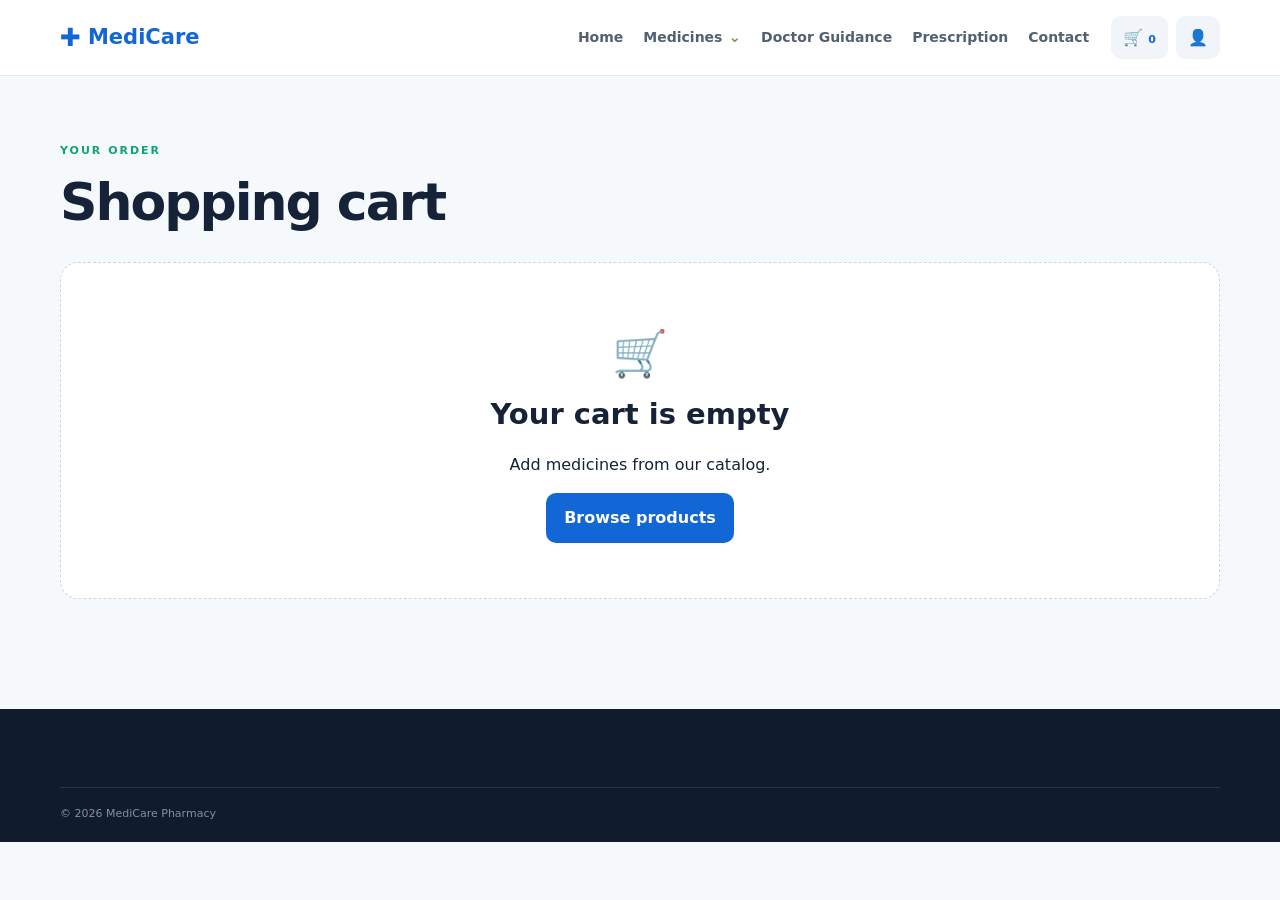
<file: cart.html>
<!DOCTYPE html><html lang="en"><head><meta charset="UTF-8"><meta name="viewport" content="width=device-width,initial-scale=1"><title>Cart | MediCare</title><link rel="stylesheet" href="css/style.css"></head><body>
<header class="header"><div class="container nav"><a class="brand" href="index.html"><span>✚</span> MediCare</a><button class="menu-btn" id="menuBtn">☰</button><nav id="navMenu"><a href="index.html">Home</a><div class="medicine-dropdown-wrap"><a href="medicines.html">Medicines <span class="medicine-chevron">⌄</span></a><div class="medicine-dropdown"><a href="medicines.html" data-system="Dermatology / Skin Care">Derma <b>›</b></a><a href="medicines.html" data-system="Gastro-Intestinal Tract">Gastro-Intestinal Tract <b>›</b></a><a href="medicines.html" data-system="Circulatory System">Circulatory System <b>›</b></a><a href="medicines.html" data-system="Others">Others <b>›</b></a><a href="medicines.html" data-system="Endocrine System">Endocrine System <b>›</b></a><a href="medicines.html" data-system="Eyes , Nose , Ear">Eyes , Nose , Ear <b>›</b></a><a href="medicines.html" data-system="Urinary Tract System">Urinary Tract System <b>›</b></a><a href="medicines.html" data-system="Central Nervous System">Central Nervous System <b>›</b></a><a href="medicines.html" data-system="Respiratory Tract System">Respiratory Tract System <b>›</b></a><a href="medicines.html" data-system="Cardio-Vascular System">Cardio-Vascular System <b>›</b></a></div></div><a href="doctors.html">Doctor Guidance</a><a href="prescription.html">Prescription</a><a href="contact.html">Contact</a></nav><div class="nav-actions"><button class="icon-btn" onclick="location.href='cart.html'">🛒 <b id="cartCount">0</b></button><button class="icon-btn" onclick="location.href='login.html'">👤</button></div></div></header>
<main class="container page"><div class="page-title"><span class="eyebrow">YOUR ORDER</span><h1>Shopping cart</h1></div><div id="cartPage"></div></main>
<footer class="footer"><div class="container copyright">© 2026 MediCare Pharmacy</div></footer>
<script src="js/data.js"></script><script src="js/app.js"></script><script>
function renderCart(){const c=getCart();const el=document.getElementById('cartPage');if(!c.length){el.innerHTML='<div class="empty"><div>🛒</div><h2>Your cart is empty</h2><p>Add medicines from our catalog.</p><a class="btn primary" href="medicines.html">Browse products</a></div>';return}let total=0;el.innerHTML='<div class="cart-layout"><div>'+c.map(i=>{let p=products.find(x=>x.id===i.id);let sub=p.price*i.qty;total+=sub;return `<div class="cart-item"><div class="product-icon"><img src="${p.image}" alt="${p.name}" loading="lazy" onerror="this.style.display='none';this.nextElementSibling.style.display='inline'"><span class="image-fallback">${p.icon}</span></div><div><h3>${p.name}</h3><p>${p.generic}</p><div class="qty"><button onclick="updateCartQty('${p.id}',-1)">−</button><span>${i.qty}</span><button onclick="updateCartQty('${p.id}',1)">+</button></div></div><strong>Rs. ${sub.toLocaleString()}</strong><button class="remove" onclick="removeCart('${p.id}')">Remove</button></div>`}).join('')+'</div><aside class="summary"><h2>Order summary</h2><p>Subtotal <b>Rs. '+total.toLocaleString()+'</b></p><p>Delivery <b>Rs. 150</b></p><hr><p class="total">Total <b>Rs. '+(total+150).toLocaleString()+'</b></p><a class="btn primary full" href="checkout.html">Proceed to checkout</a></aside></div>'}
function updateCartQty(id,n){let c=getCart(),i=c.find(x=>x.id===id);i.qty=Math.max(0,i.qty+n);localStorage.setItem('mc_cart',JSON.stringify(c.filter(x=>x.qty)));renderCart();updateCartCount()}
function removeCart(id){localStorage.setItem('mc_cart',JSON.stringify(getCart().filter(x=>x.id!==id)));renderCart();updateCartCount()}
renderCart();
</script></body></html>
</file>
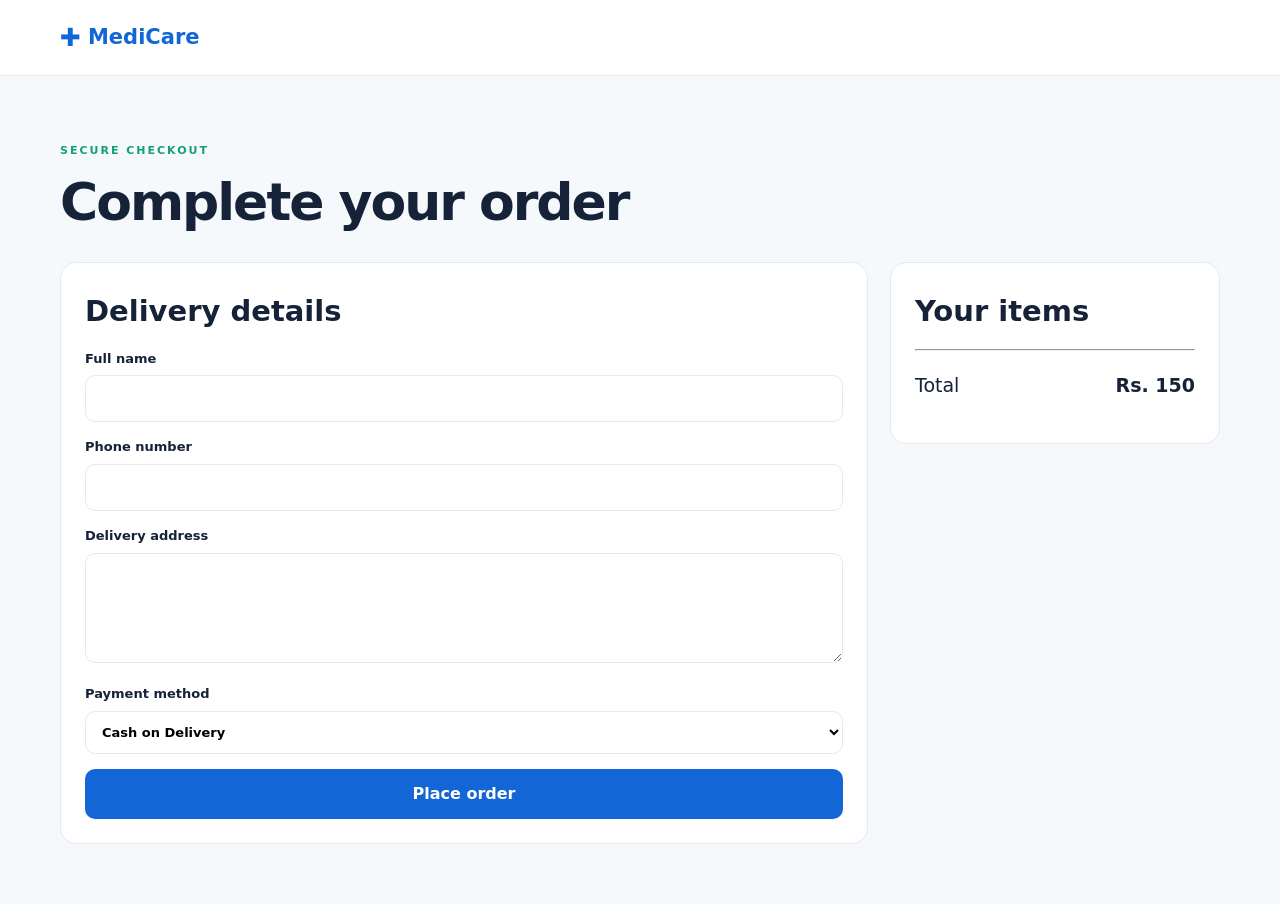
<file: checkout.html>
<!DOCTYPE html><html lang="en"><head><meta charset="UTF-8"><meta name="viewport" content="width=device-width,initial-scale=1"><title>Checkout | MediCare</title><link rel="stylesheet" href="css/style.css"></head><body>
<header class="header"><div class="container nav"><a class="brand" href="index.html"><span>✚</span> MediCare</a></div></header>
<main class="container page"><div class="page-title"><span class="eyebrow">SECURE CHECKOUT</span><h1>Complete your order</h1></div><div class="form-layout"><form id="checkoutForm" class="form-card"><h2>Delivery details</h2><label>Full name<input required name="name"></label><label>Phone number<input required name="phone"></label><label>Delivery address<textarea required name="address"></textarea></label><label>Payment method<select name="payment"><option>Cash on Delivery</option><option>Card Payment</option></select></label><button class="btn primary full">Place order</button></form><aside class="summary"><h2>Your items</h2><div id="checkoutSummary"></div></aside></div></main>
<script src="js/data.js"></script><script src="js/app.js"></script><script>
const c=getCart(), s=document.getElementById('checkoutSummary');let total=0;s.innerHTML=c.map(i=>{let p=products.find(x=>x.id===i.id);total+=p.price*i.qty;return `<p>${p.name} × ${i.qty}<b>Rs. ${(p.price*i.qty).toLocaleString()}</b></p>`}).join('')+`<hr><p class="total">Total <b>Rs. ${(total+150).toLocaleString()}</b></p>`;
document.getElementById('checkoutForm').onsubmit=e=>{e.preventDefault();let order={id:'MC'+Date.now().toString().slice(-6),date:new Date().toLocaleDateString(),total:total+150,status:'Processing'};localStorage.setItem('mc_last_order',JSON.stringify(order));localStorage.removeItem('mc_cart');location.href='orders.html'};
</script></body></html>
</file>
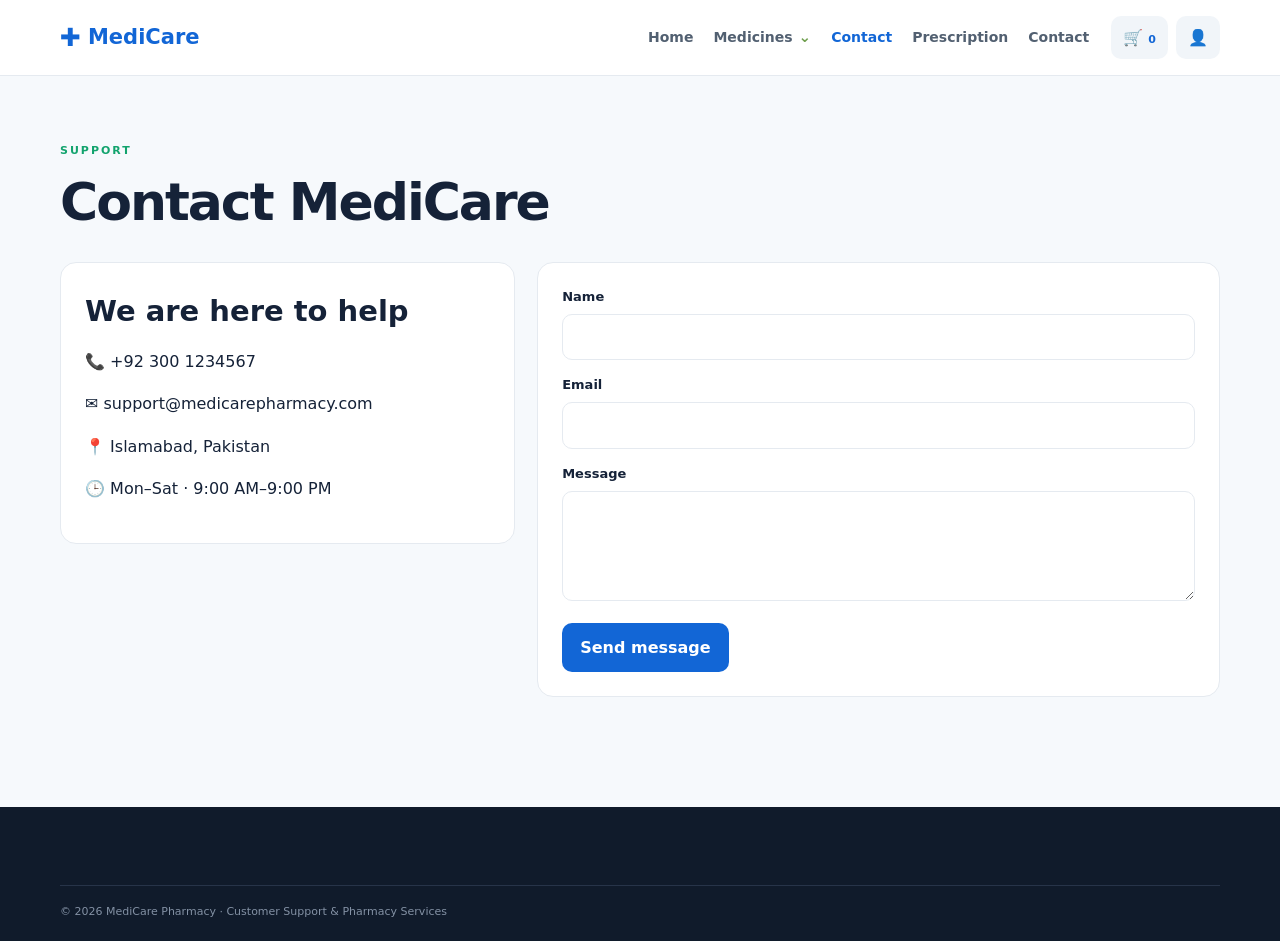
<file: contact.html>
<!DOCTYPE html><html lang="en"><head><meta charset="UTF-8"><meta name="viewport" content="width=device-width,initial-scale=1"><title>Contact | MediCare</title><link rel="stylesheet" href="css/style.css"></head><body><header class="header"><div class="container nav"><a class="brand" href="index.html"><span>✚</span> MediCare</a><button class="menu-btn" id="menuBtn">☰</button><nav id="navMenu"><a href="index.html">Home</a><div class="medicine-dropdown-wrap"><a href="medicines.html">Medicines <span class="medicine-chevron">⌄</span></a><div class="medicine-dropdown"><a href="medicines.html" data-system="Dermatology / Skin Care">Derma <b>›</b></a><a href="medicines.html" data-system="Gastro-Intestinal Tract">Gastro-Intestinal Tract <b>›</b></a><a href="medicines.html" data-system="Circulatory System">Circulatory System <b>›</b></a><a href="medicines.html" data-system="Others">Others <b>›</b></a><a href="medicines.html" data-system="Endocrine System">Endocrine System <b>›</b></a><a href="medicines.html" data-system="Eyes , Nose , Ear">Eyes , Nose , Ear <b>›</b></a><a href="medicines.html" data-system="Urinary Tract System">Urinary Tract System <b>›</b></a><a href="medicines.html" data-system="Central Nervous System">Central Nervous System <b>›</b></a><a href="medicines.html" data-system="Respiratory Tract System">Respiratory Tract System <b>›</b></a><a href="medicines.html" data-system="Cardio-Vascular System">Cardio-Vascular System <b>›</b></a></div></div><a class="active" href="contact.html">Contact</a><a href="prescription.html">Prescription</a><a href="contact.html">Contact</a></nav><div class="nav-actions"><button class="icon-btn" onclick="location.href='cart.html'">🛒 <b id="cartCount">0</b></button><button class="icon-btn" onclick="location.href='login.html'">👤</button></div></div></header><main class="container page"><div class="page-title"><span class="eyebrow">SUPPORT</span><h1>Contact MediCare</h1></div><div class="contact-grid"><div class="contact-info"><h2>We are here to help</h2><p>📞 +92 300 1234567</p><p>✉ support@medicarepharmacy.com</p><p>📍 Islamabad, Pakistan</p><p>🕒 Mon–Sat · 9:00 AM–9:00 PM</p></div><form class="form-card" id="contactForm"><label>Name<input required></label><label>Email<input type="email" required></label><label>Message<textarea required></textarea></label><button class="btn primary">Send message</button></form></div></main><footer class="footer"><div class="container copyright">© 2026 MediCare Pharmacy · Customer Support & Pharmacy Services</div></footer><script>document.getElementById('contactForm').onsubmit=e=>{e.preventDefault();alert('Thank you. Your message has been received by MediCare Pharmacy.');e.target.reset()}</script><script src="js/data.js"></script><script src="js/app.js"></script></body></html>
</file>
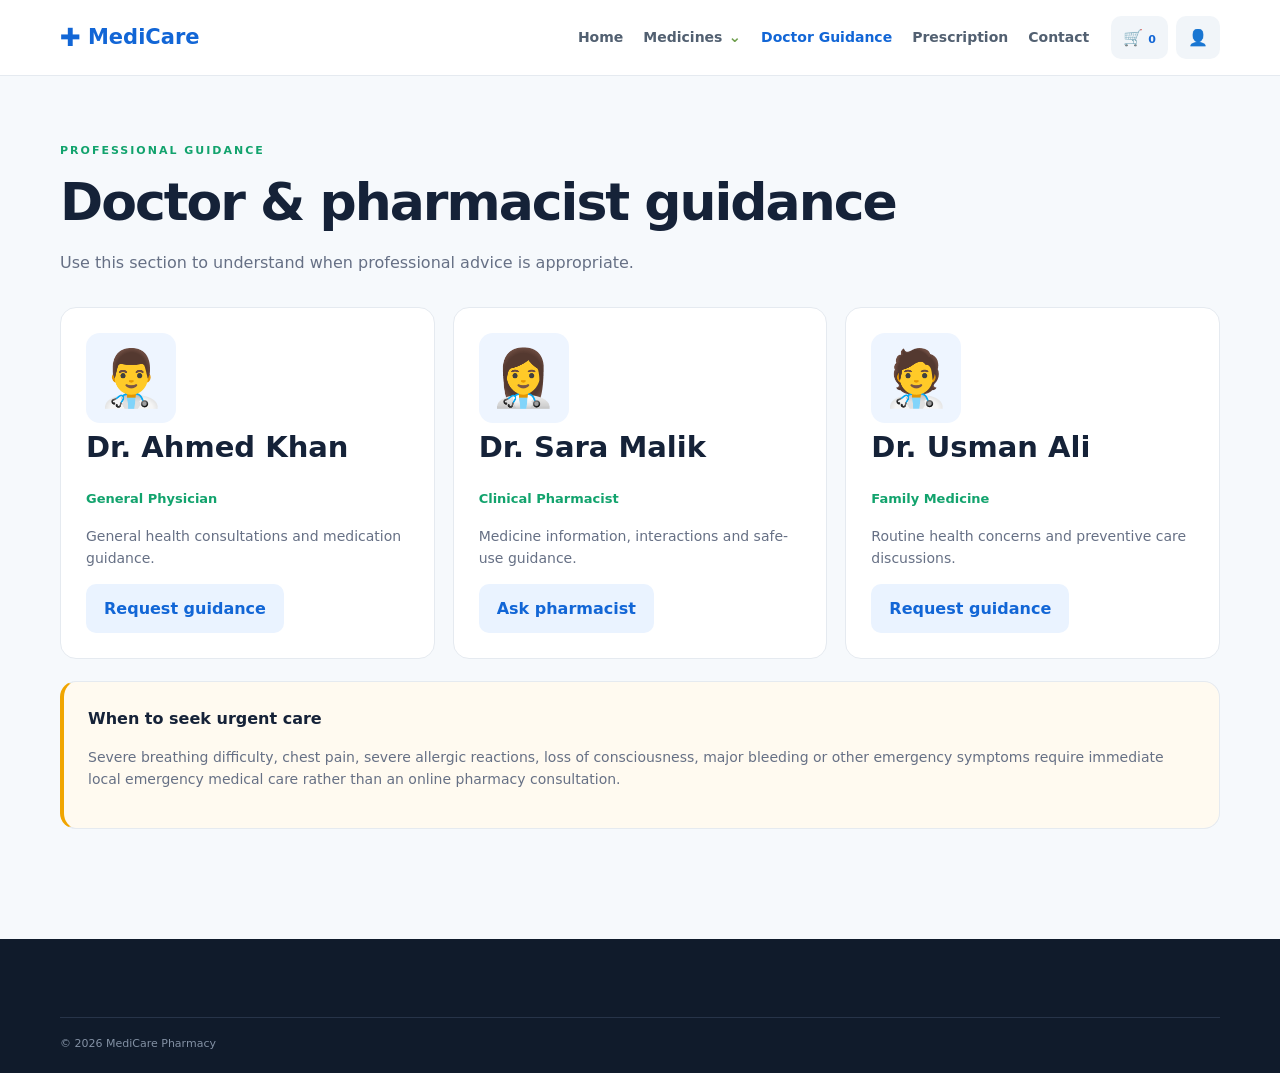
<file: doctors.html>
<!DOCTYPE html><html lang="en"><head><meta charset="UTF-8"><meta name="viewport" content="width=device-width,initial-scale=1"><title>Doctor Guidance | MediCare</title><link rel="stylesheet" href="css/style.css"></head><body><header class="header"><div class="container nav"><a class="brand" href="index.html"><span>✚</span> MediCare</a><button class="menu-btn" id="menuBtn">☰</button><nav id="navMenu"><a href="index.html">Home</a><div class="medicine-dropdown-wrap"><a href="medicines.html">Medicines <span class="medicine-chevron">⌄</span></a><div class="medicine-dropdown"><a href="medicines.html" data-system="Dermatology / Skin Care">Derma <b>›</b></a><a href="medicines.html" data-system="Gastro-Intestinal Tract">Gastro-Intestinal Tract <b>›</b></a><a href="medicines.html" data-system="Circulatory System">Circulatory System <b>›</b></a><a href="medicines.html" data-system="Others">Others <b>›</b></a><a href="medicines.html" data-system="Endocrine System">Endocrine System <b>›</b></a><a href="medicines.html" data-system="Eyes , Nose , Ear">Eyes , Nose , Ear <b>›</b></a><a href="medicines.html" data-system="Urinary Tract System">Urinary Tract System <b>›</b></a><a href="medicines.html" data-system="Central Nervous System">Central Nervous System <b>›</b></a><a href="medicines.html" data-system="Respiratory Tract System">Respiratory Tract System <b>›</b></a><a href="medicines.html" data-system="Cardio-Vascular System">Cardio-Vascular System <b>›</b></a></div></div><a class="active" href="doctors.html">Doctor Guidance</a><a href="prescription.html">Prescription</a><a href="contact.html">Contact</a></nav><div class="nav-actions"><button class="icon-btn" onclick="location.href='cart.html'">🛒 <b id="cartCount">0</b></button><button class="icon-btn" onclick="location.href='login.html'">👤</button></div></div></header><main class="container page"><div class="page-title"><span class="eyebrow">PROFESSIONAL GUIDANCE</span><h1>Doctor & pharmacist guidance</h1><p>Use this section to understand when professional advice is appropriate.</p></div><div class="doctor-grid"><article class="doctor-card"><div class="doctor-avatar">👨‍⚕️</div><h2>Dr. Ahmed Khan</h2><span>General Physician</span><p>General health consultations and medication guidance.</p><button class="btn secondary" onclick="alert('Your pharmacy guidance request has been received.')">Request guidance</button></article><article class="doctor-card"><div class="doctor-avatar">👩‍⚕️</div><h2>Dr. Sara Malik</h2><span>Clinical Pharmacist</span><p>Medicine information, interactions and safe-use guidance.</p><button class="btn secondary" onclick="alert('Your pharmacy guidance request has been received.')">Ask pharmacist</button></article><article class="doctor-card"><div class="doctor-avatar">🧑‍⚕️</div><h2>Dr. Usman Ali</h2><span>Family Medicine</span><p>Routine health concerns and preventive care discussions.</p><button class="btn secondary" onclick="alert('Your pharmacy guidance request has been received.')">Request guidance</button></article></div><div class="disclaimer"><b>When to seek urgent care</b><p>Severe breathing difficulty, chest pain, severe allergic reactions, loss of consciousness, major bleeding or other emergency symptoms require immediate local emergency medical care rather than an online pharmacy consultation.</p></div></main><footer class="footer"><div class="container copyright">© 2026 MediCare Pharmacy</div></footer><script src="js/data.js"></script><script src="js/app.js"></script></body></html>
</file>
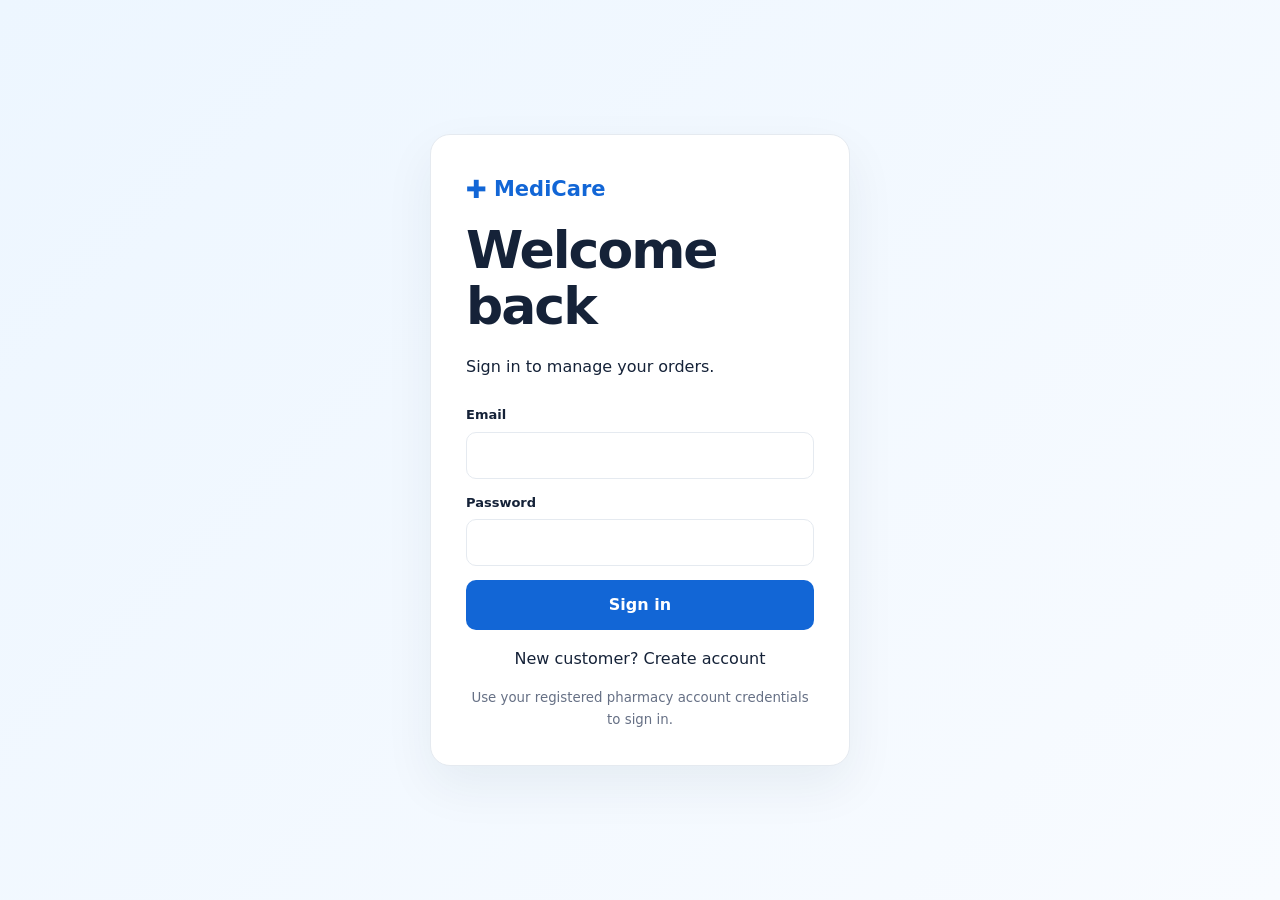
<file: login.html>
<!DOCTYPE html><html lang="en"><head><meta charset="UTF-8"><meta name="viewport" content="width=device-width,initial-scale=1"><title>Account | MediCare</title><link rel="stylesheet" href="css/style.css"></head><body><main class="auth-page"><div class="auth-card"><a class="brand" href="index.html"><span>✚</span> MediCare</a><h1>Welcome back</h1><p>Sign in to manage your orders.</p><form onsubmit="event.preventDefault();alert('Welcome back to MediCare Pharmacy.');location.href='index.html'"><label>Email<input type="email" required></label><label>Password<input type="password" required></label><button class="btn primary full">Sign in</button></form><p class="center">New customer? <a href="#">Create account</a></p><small>Use your registered pharmacy account credentials to sign in.</small></div></main></body></html>
</file>
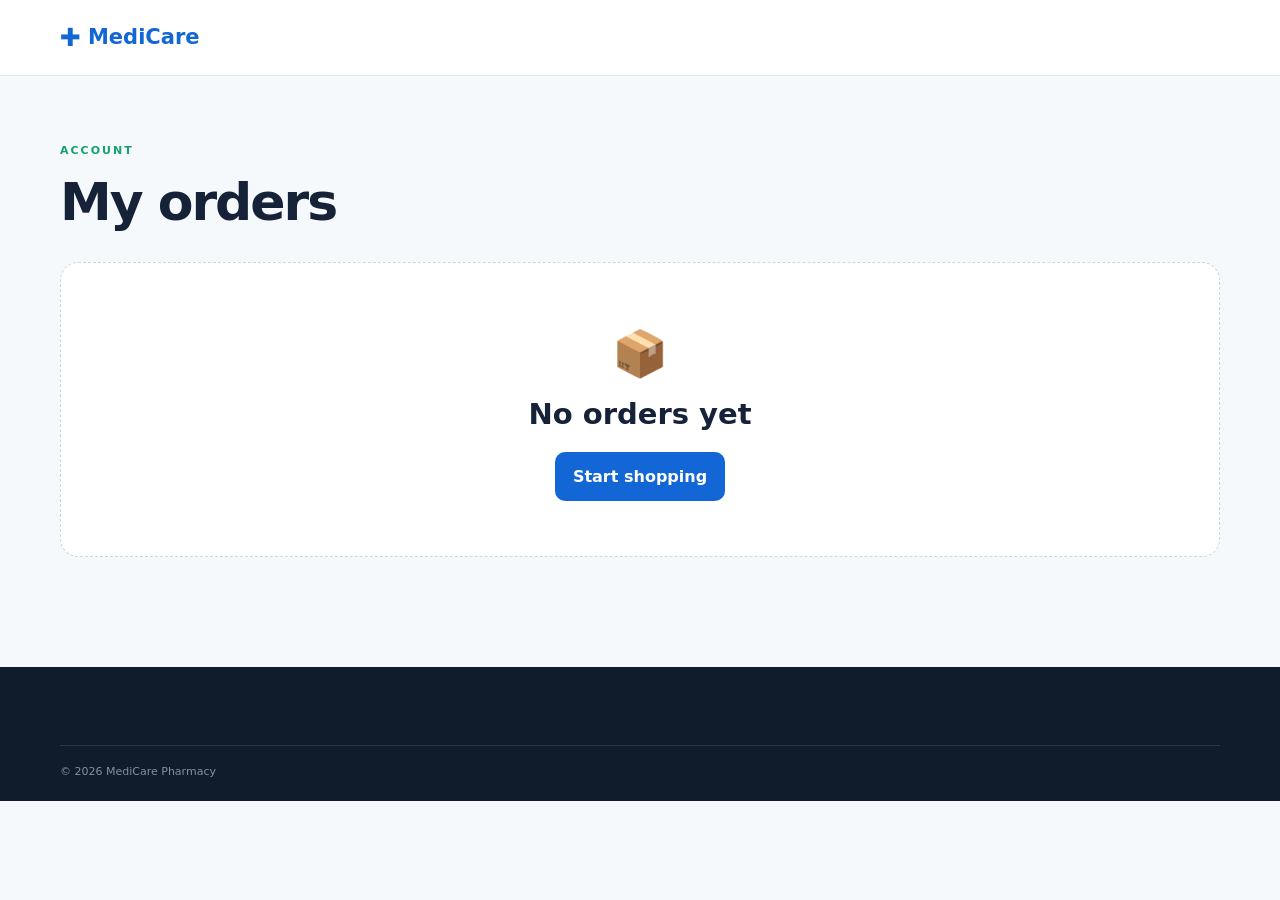
<file: orders.html>
<!DOCTYPE html><html lang="en"><head><meta charset="UTF-8"><meta name="viewport" content="width=device-width,initial-scale=1"><title>Orders | MediCare</title><link rel="stylesheet" href="css/style.css"></head><body><header class="header"><div class="container nav"><a class="brand" href="index.html"><span>✚</span> MediCare</a></div></header><main class="container page"><div class="page-title"><span class="eyebrow">ACCOUNT</span><h1>My orders</h1></div><div id="orders"></div></main><footer class="footer"><div class="container copyright">© 2026 MediCare Pharmacy</div></footer><script>const o=JSON.parse(localStorage.getItem('mc_last_order')||'null');document.getElementById('orders').innerHTML=o?`<div class="order-card"><div><span class="badge">${o.status}</span><h2>Order #${o.id}</h2><p>Placed on ${o.date}</p></div><strong>Rs. ${o.total.toLocaleString()}</strong></div><div class="timeline"><div class="done">✓ Order placed</div><div>○ Pharmacy processing</div><div>○ Out for delivery</div><div>○ Delivered</div></div>`:'<div class="empty"><div>📦</div><h2>No orders yet</h2><a class="btn primary" href="medicines.html">Start shopping</a></div>';</script></body></html>
</file>
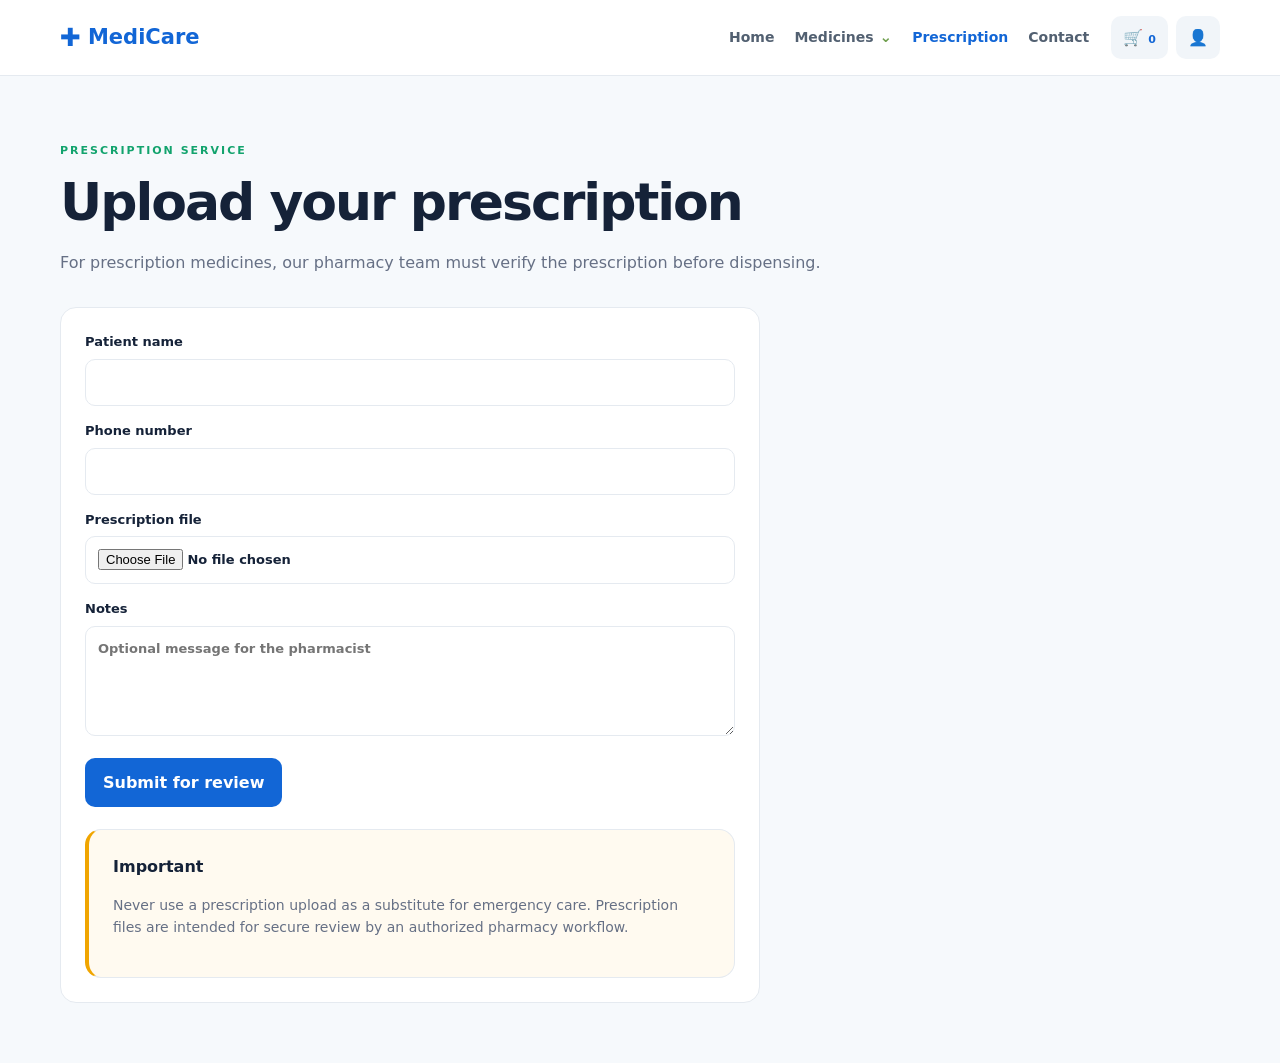
<file: prescription.html>
<!DOCTYPE html><html lang="en"><head><meta charset="UTF-8"><meta name="viewport" content="width=device-width,initial-scale=1"><title>Prescription | MediCare</title><link rel="stylesheet" href="css/style.css"></head><body><header class="header"><div class="container nav"><a class="brand" href="index.html"><span>✚</span> MediCare</a><button class="menu-btn" id="menuBtn">☰</button><nav id="navMenu"><a href="index.html">Home</a><div class="medicine-dropdown-wrap"><a href="medicines.html">Medicines <span class="medicine-chevron">⌄</span></a><div class="medicine-dropdown"><a href="medicines.html" data-system="Dermatology / Skin Care">Derma <b>›</b></a><a href="medicines.html" data-system="Gastro-Intestinal Tract">Gastro-Intestinal Tract <b>›</b></a><a href="medicines.html" data-system="Circulatory System">Circulatory System <b>›</b></a><a href="medicines.html" data-system="Others">Others <b>›</b></a><a href="medicines.html" data-system="Endocrine System">Endocrine System <b>›</b></a><a href="medicines.html" data-system="Eyes , Nose , Ear">Eyes , Nose , Ear <b>›</b></a><a href="medicines.html" data-system="Urinary Tract System">Urinary Tract System <b>›</b></a><a href="medicines.html" data-system="Central Nervous System">Central Nervous System <b>›</b></a><a href="medicines.html" data-system="Respiratory Tract System">Respiratory Tract System <b>›</b></a><a href="medicines.html" data-system="Cardio-Vascular System">Cardio-Vascular System <b>›</b></a></div></div><a class="active" href="prescription.html">Prescription</a><a href="contact.html">Contact</a></nav><div class="nav-actions"><button class="icon-btn" onclick="location.href='cart.html'">🛒 <b id="cartCount">0</b></button><button class="icon-btn" onclick="location.href='login.html'">👤</button></div></div></header><main class="container page"><div class="page-title"><span class="eyebrow">PRESCRIPTION SERVICE</span><h1>Upload your prescription</h1><p>For prescription medicines, our pharmacy team must verify the prescription before dispensing.</p></div><div class="form-card prescription-card"><form id="rxForm"><label>Patient name<input required></label><label>Phone number<input required></label><label>Prescription file<input required type="file" accept=".jpg,.jpeg,.png,.pdf"></label><label>Notes<textarea placeholder="Optional message for the pharmacist"></textarea></label><button class="btn primary">Submit for review</button></form><div class="disclaimer"><b>Important</b><p>Never use a prescription upload as a substitute for emergency care. Prescription files are intended for secure review by an authorized pharmacy workflow.</p></div></div></main><script>document.getElementById('rxForm').onsubmit=e=>{e.preventDefault();alert('Prescription request received. Our pharmacy team can review the submitted information.');e.target.reset()}</script><script src="js/data.js"></script><script src="js/app.js"></script></body></html>
</file>
<file: css/style.css>
:root{--primary:#1266d6;--primary2:#0d55b5;--green:#12a36d;--ink:#152238;--muted:#667085;--bg:#f6f9fc;--line:#e5eaf0;--white:#fff;--danger:#d92d20}*{box-sizing:border-box}body{margin:0;font-family:Inter,ui-sans-serif,system-ui,-apple-system,BlinkMacSystemFont,"Segoe UI",sans-serif;color:var(--ink);background:var(--bg);line-height:1.6}a{text-decoration:none;color:inherit}button,input,select,textarea{font:inherit}.container{width:min(1160px,92%);margin:auto}.header{height:76px;background:#fff;border-bottom:1px solid var(--line);position:sticky;top:0;z-index:20}.nav{height:100%;display:flex;align-items:center;gap:28px}.brand{font-weight:850;font-size:21px;color:var(--primary);display:flex;align-items:center;gap:7px;white-space:nowrap}.brand span{font-size:25px}.brand small{font-size:8px;letter-spacing:2px;color:var(--muted);margin-left:-5px;margin-top:19px}.nav nav{display:flex;gap:23px;margin-left:auto}.nav nav a{font-size:14px;color:#526071;font-weight:600}.nav nav a:hover,.nav nav .active{color:var(--primary)}.nav-actions{display:flex;gap:8px}.icon-btn,.menu-btn{border:0;background:#f1f5f9;border-radius:10px;padding:9px 12px;cursor:pointer}.icon-btn b{font-size:11px;color:var(--primary)}.menu-btn{display:none}.hero{background:linear-gradient(135deg,#eff7ff,#fff);padding:75px 0 65px}.hero-grid{display:grid;grid-template-columns:1.2fr .8fr;align-items:center;gap:70px}.eyebrow{font-size:11px;letter-spacing:2px;font-weight:800;color:var(--green)}h1{font-size:52px;line-height:1.08;margin:12px 0 20px;letter-spacing:-2px}h1 strong{color:var(--primary)}h2{font-size:29px;line-height:1.2;margin:7px 0 20px}h3{line-height:1.25}.hero p{font-size:17px;color:var(--muted);max-width:610px}.hero-buttons{display:flex;gap:12px;margin:28px 0}.btn{display:inline-flex;align-items:center;justify-content:center;border:0;border-radius:10px;padding:12px 18px;font-weight:750;cursor:pointer}.primary{background:var(--primary);color:white}.primary:hover{background:var(--primary2)}.secondary{background:#eaf3ff;color:var(--primary)}.white{background:#fff;color:var(--primary)}.full{width:100%}.trust-row{display:flex;gap:22px;flex-wrap:wrap;color:#526071;font-size:12px;font-weight:650}.hero-card{min-height:330px;border-radius:30px;background:linear-gradient(145deg,#1166d5,#0a4ca7);color:white;padding:45px;box-shadow:0 25px 60px #1266d630;display:flex;flex-direction:column;justify-content:center}.medical-cross{font-size:100px;line-height:1;opacity:.95}.hero-card h3{font-size:28px;margin:15px 0 4px}.hero-card p{color:#dceaff}.hero-stat{display:flex;gap:15px;align-items:center;margin-top:25px}.hero-stat b{font-size:28px}.hero-stat span{opacity:.8}.section{padding:65px 0}.section-head{display:flex;justify-content:space-between;align-items:end;margin-bottom:25px}.section-head h2{margin-bottom:0}.section-head>a{color:var(--primary);font-weight:700;font-size:14px}.category-grid{display:grid;grid-template-columns:repeat(6,1fr);gap:13px}.category{background:#fff;border:1px solid var(--line);padding:20px 14px;border-radius:15px;text-align:center;transition:.2s}.category:hover{transform:translateY(-3px);box-shadow:0 10px 25px #102a4310}.category span{font-size:31px;display:block;margin-bottom:8px}.category b,.category small{display:block}.category small{color:var(--muted);font-size:11px}.product-grid{display:grid;grid-template-columns:repeat(4,1fr);gap:18px}.product-card{background:#fff;border:1px solid var(--line);border-radius:16px;overflow:hidden;position:relative}.product-image{height:165px;background:#f0f6fd;display:grid;place-items:center;font-size:65px;position:relative}.product-image .badge{position:absolute;left:12px;top:12px}.badge{background:#e9f3ff;color:var(--primary);padding:4px 8px;border-radius:20px;font-size:10px;font-weight:800}.product-body{padding:17px}.product-body h3{margin:0 0 3px;font-size:16px}.product-body small,.generic{color:var(--muted)}.rating{color:#f4a623;font-size:12px;margin:8px 0}.rating small{color:var(--muted);margin-left:5px}.product-bottom{display:flex;justify-content:space-between;align-items:center;margin-top:12px}.price,.product-bottom strong{font-size:18px;color:var(--ink)}.add{border:0;background:var(--primary);color:white;width:34px;height:34px;border-radius:9px;font-size:22px;cursor:pointer}.details-link{font-size:12px;color:var(--primary);font-weight:700;display:block;margin-top:10px}.info-banner{background:linear-gradient(110deg,#0c62cf,#0a9d6b);border-radius:23px;padding:38px 45px;color:#fff;display:flex;justify-content:space-between;align-items:center;gap:30px}.info-banner h2{margin-bottom:8px}.info-banner p{opacity:.9;margin:0}.tips-grid{display:grid;grid-template-columns:repeat(3,1fr);gap:18px}.tips-grid article{background:#fff;border:1px solid var(--line);border-radius:16px;padding:25px}.tips-grid article>span{font-weight:800;color:var(--primary)}.tips-grid p{color:var(--muted);font-size:14px}.footer{background:#101b2b;color:#c5cfdd;padding:48px 0 20px;margin-top:50px}.footer-grid{display:grid;grid-template-columns:1.5fr 1fr 1fr 1.5fr;gap:35px}.footer a{display:block;margin:8px 0;color:#c5cfdd;font-size:13px}.footer h4{color:white}.footer p{font-size:13px}.brand.light{color:white}.tiny{font-size:11px!important;color:#9ba9bb!important}.copyright{border-top:1px solid #273449;margin-top:30px;padding-top:17px;font-size:11px;color:#8391a4}.page{padding:60px 0}.page-title{margin-bottom:32px}.page-title p{color:var(--muted)}.catalog-tools{display:grid;grid-template-columns:1fr 220px 180px;gap:12px;margin-bottom:25px}.search,input,select,textarea{width:100%;border:1px solid var(--line);background:white;border-radius:10px;padding:12px;outline:none}.search:focus,input:focus,select:focus,textarea:focus{border-color:#76a9ed;box-shadow:0 0 0 3px #1266d610}textarea{min-height:110px;resize:vertical}.details-grid{display:grid;grid-template-columns:.8fr 1.2fr;gap:55px;align-items:center}.medicine-visual{height:390px;background:#edf5ff;border-radius:25px;display:grid;place-items:center;font-size:150px}.price.big{font-size:31px;font-weight:850;margin:17px 0}.stock{color:var(--green);font-weight:700}.qty{display:flex;align-items:center;gap:10px;margin-top:20px}.qty button{border:1px solid var(--line);background:#fff;border-radius:8px;width:36px;height:36px;cursor:pointer}.medical-info{display:grid;grid-template-columns:1fr 1fr;gap:18px;margin-top:55px}.medical-info>div,.disclaimer{background:#fff;border:1px solid var(--line);border-radius:16px;padding:24px}.medical-info p,.disclaimer p{color:var(--muted);font-size:14px}.disclaimer{border-left:4px solid #f0a500;margin-top:22px;background:#fffaf0}.breadcrumbs{font-size:13px;color:var(--muted);margin-bottom:25px}.breadcrumbs a{color:var(--primary)}.cart-layout,.form-layout,.contact-grid{display:grid;grid-template-columns:1fr 330px;gap:22px}.cart-item,.order-card{background:#fff;border:1px solid var(--line);border-radius:15px;padding:18px;display:grid;grid-template-columns:60px 1fr auto auto;gap:16px;align-items:center;margin-bottom:12px}.product-icon{font-size:35px}.remove{border:0;background:none;color:var(--danger);cursor:pointer}.summary,.form-card,.contact-info{background:#fff;border:1px solid var(--line);border-radius:16px;padding:24px;height:max-content}.summary p{display:flex;justify-content:space-between;gap:15px}.summary .total{font-size:19px}.form-card label{display:block;font-weight:700;font-size:13px;margin-bottom:15px}.form-card input,.form-card textarea,.form-card select{margin-top:6px}.prescription-card{max-width:700px}.empty{text-align:center;background:#fff;border:1px dashed #ccd5e0;border-radius:18px;padding:55px}.empty>div{font-size:45px}.doctor-grid{display:grid;grid-template-columns:repeat(3,1fr);gap:18px}.doctor-card{background:#fff;border:1px solid var(--line);padding:25px;border-radius:16px}.doctor-avatar{font-size:55px;background:#eef5ff;border-radius:14px;width:90px;height:90px;display:grid;place-items:center}.doctor-card span{color:var(--green);font-weight:700;font-size:13px}.doctor-card p{color:var(--muted);font-size:14px}.contact-grid{grid-template-columns:.8fr 1.2fr}.contact-info p{margin:17px 0}.timeline{background:#fff;border:1px solid var(--line);padding:25px;border-radius:15px;display:flex;justify-content:space-between;gap:10px}.timeline div{color:#98a2b3;font-size:13px}.timeline .done{color:var(--green);font-weight:700}.auth-page{min-height:100vh;display:grid;place-items:center;background:linear-gradient(135deg,#edf6ff,#f8fbff)}.auth-card{width:min(420px,92%);background:white;border:1px solid var(--line);border-radius:20px;padding:35px;box-shadow:0 20px 50px #102a4310}.auth-card form{margin-top:25px}.auth-card label{display:block;font-weight:700;font-size:13px;margin-bottom:14px}.auth-card input{margin-top:6px}.center{text-align:center}.auth-card small{color:var(--muted);display:block;text-align:center}.toast{position:fixed;right:20px;bottom:20px;background:#152238;color:white;padding:12px 18px;border-radius:10px;transform:translateY(80px);opacity:0;transition:.2s;z-index:99}.toast.show{transform:none;opacity:1}
@media(max-width:900px){.product-grid{grid-template-columns:repeat(2,1fr)}.category-grid{grid-template-columns:repeat(3,1fr)}.hero-grid,.details-grid{grid-template-columns:1fr}.footer-grid{grid-template-columns:1fr 1fr}.nav nav{display:none}.nav nav.open{display:flex;position:absolute;top:76px;left:0;right:0;background:white;padding:20px;flex-direction:column;border-bottom:1px solid var(--line)}.menu-btn{display:block;margin-left:auto}.nav-actions{order:3}.catalog-tools{grid-template-columns:1fr}.doctor-grid,.tips-grid{grid-template-columns:1fr 1fr}.cart-layout,.form-layout,.contact-grid{grid-template-columns:1fr}}
@media(max-width:600px){h1{font-size:39px}.hero{padding:50px 0}.category-grid,.product-grid,.doctor-grid,.tips-grid,.footer-grid,.medical-info{grid-template-columns:1fr}.info-banner{padding:28px;display:block}.info-banner .btn{margin-top:20px}.section{padding:45px 0}.cart-item{grid-template-columns:50px 1fr auto}.cart-item .remove{grid-column:2}.timeline{display:block}.timeline div{margin:15px 0}.hero-buttons{flex-direction:column}.hero-buttons .btn{width:100%}}

/* Medicine category dropdown — added without changing the original MediCare design */
.medicine-dropdown-wrap{position:relative;display:flex;align-items:center}
.medicine-dropdown-wrap>a{display:flex;align-items:center;gap:6px;font-size:14px;color:#526071;font-weight:600;padding:27px 0}
.medicine-dropdown-wrap>a:hover{color:var(--primary)}
.medicine-chevron{font-size:15px;color:#6f9f4e;line-height:1;transition:transform .18s ease}
.medicine-dropdown{position:absolute;top:100%;left:-14px;width:285px;background:#fff;border:1px solid var(--line);border-top:2px solid #dbe8d4;box-shadow:0 14px 30px rgba(16,42,67,.14);border-radius:0 0 5px 5px;padding:5px 0;display:none;z-index:50}
.medicine-dropdown:before{content:"";position:absolute;top:-9px;left:27px;width:14px;height:14px;background:#fff;border-left:1px solid #dbe8d4;border-top:1px solid #dbe8d4;transform:rotate(45deg)}
.medicine-dropdown-wrap:hover .medicine-dropdown,.medicine-dropdown-wrap:focus-within .medicine-dropdown{display:block}
.medicine-dropdown a{display:flex!important;align-items:center;justify-content:space-between;gap:15px;padding:10px 17px!important;color:#273142!important;font-size:13px!important;font-weight:500!important;border-bottom:1px solid #edf0f3;white-space:nowrap}
.medicine-dropdown a:last-child{border-bottom:0}
.medicine-dropdown a:hover{background:#f7faf7;color:#172231!important}
.medicine-dropdown a b{font-size:24px;line-height:15px;color:#78a65b;font-weight:400}
@media(max-width:900px){
  .medicine-dropdown-wrap{display:block}
  .medicine-dropdown-wrap>a{padding:0}
  .medicine-dropdown{position:static;width:100%;border:1px solid var(--line);box-shadow:none;border-radius:10px;margin-top:8px;padding:0;display:none}
  .medicine-dropdown:before{display:none}
  .medicine-dropdown-wrap:hover .medicine-dropdown{display:none}
  .medicine-dropdown-wrap.open .medicine-dropdown{display:block}
  .medicine-dropdown a{padding:9px 13px!important}
}

/* Final navbar alignment + product images */
.nav{min-width:0}
.nav nav{align-items:center;flex-wrap:nowrap;white-space:nowrap;min-width:0}
.nav nav>a,.medicine-dropdown-wrap>a{white-space:nowrap}
.medicine-dropdown-wrap{flex:0 0 auto}
.medicine-dropdown{white-space:normal}
.product-image img{width:100%;height:100%;object-fit:contain;padding:18px;display:block}
.product-image .image-fallback{display:none;place-items:center;font-size:65px;width:100%;height:100%}
.medicine-visual{overflow:hidden;position:relative}
.medicine-visual img{width:100%;height:100%;object-fit:contain;padding:30px;display:block}
.medicine-visual .image-fallback{display:none;font-size:150px}
.product-icon{width:60px;height:60px;display:grid;place-items:center;overflow:hidden;border-radius:10px;background:#f0f6fd}
.product-icon img{width:100%;height:100%;object-fit:contain;padding:5px}
.product-icon .image-fallback{display:none;font-size:35px}
@media(min-width:901px){.nav nav{gap:20px}.nav{gap:22px}.nav-actions{flex:0 0 auto}.brand{flex:0 0 auto}}
</file>
